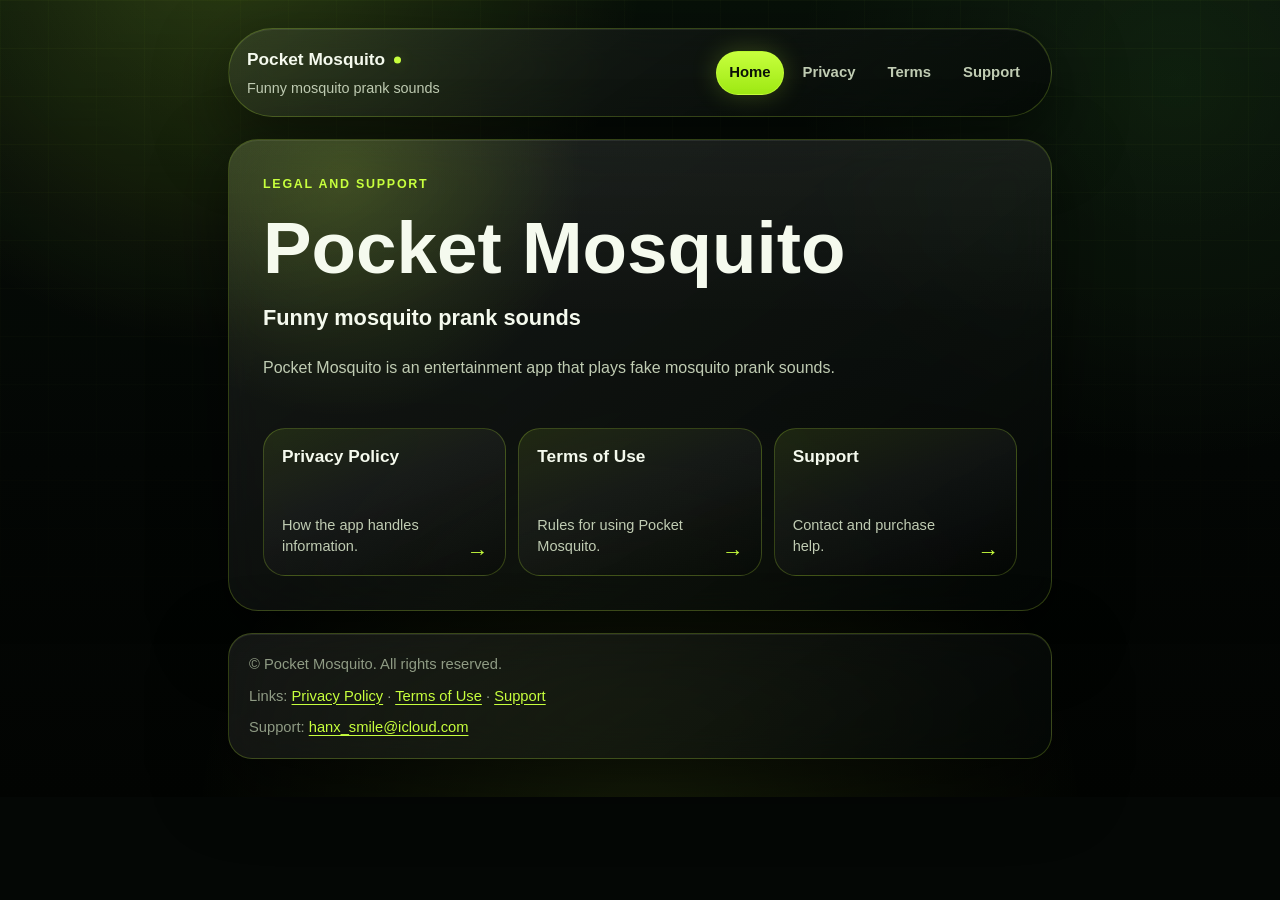
<file: index.html>
<!doctype html>
<html lang="en">
<head>
  <meta charset="utf-8">
  <meta name="viewport" content="width=device-width, initial-scale=1">
  <title>Pocket Mosquito</title>
  <meta name="description" content="Pocket Mosquito legal and support pages.">
  <link rel="stylesheet" href="./styles.css">
</head>
<body>
  <div class="page-shell">
    <header class="site-header">
      <a class="brand" href="./index.html" aria-label="Pocket Mosquito home">
        <span class="brand-title">Pocket Mosquito</span>
        <span class="brand-subtitle">Funny mosquito prank sounds</span>
      </a>
      <nav class="site-nav" aria-label="Main navigation">
        <a href="./index.html" aria-current="page">Home</a>
        <a href="./privacy.html">Privacy</a>
        <a href="./terms.html">Terms</a>
        <a href="./support.html">Support</a>
      </nav>
    </header>

    <main>
      <section class="card hero-card">
        <p class="eyebrow">Legal and Support</p>
        <h1>Pocket Mosquito</h1>
        <p class="subtitle">Funny mosquito prank sounds</p>
        <p>Pocket Mosquito is an entertainment app that plays fake mosquito prank sounds.</p>

        <div class="link-grid" aria-label="Legal and support links">
          <a class="link-card" href="./privacy.html">
            <span>Privacy Policy</span>
            <small>How the app handles information.</small>
          </a>
          <a class="link-card" href="./terms.html">
            <span>Terms of Use</span>
            <small>Rules for using Pocket Mosquito.</small>
          </a>
          <a class="link-card" href="./support.html">
            <span>Support</span>
            <small>Contact and purchase help.</small>
          </a>
        </div>
      </section>
    </main>

    <footer class="site-footer">
      <p>© Pocket Mosquito. All rights reserved.</p>
      <p>Links: <a href="./privacy.html">Privacy Policy</a> · <a href="./terms.html">Terms of Use</a> · <a href="./support.html">Support</a></p>
      <p>Support: <a href="mailto:hanx_smile@icloud.com">hanx_smile@icloud.com</a></p>
    </footer>
  </div>
</body>
</html>
</file>
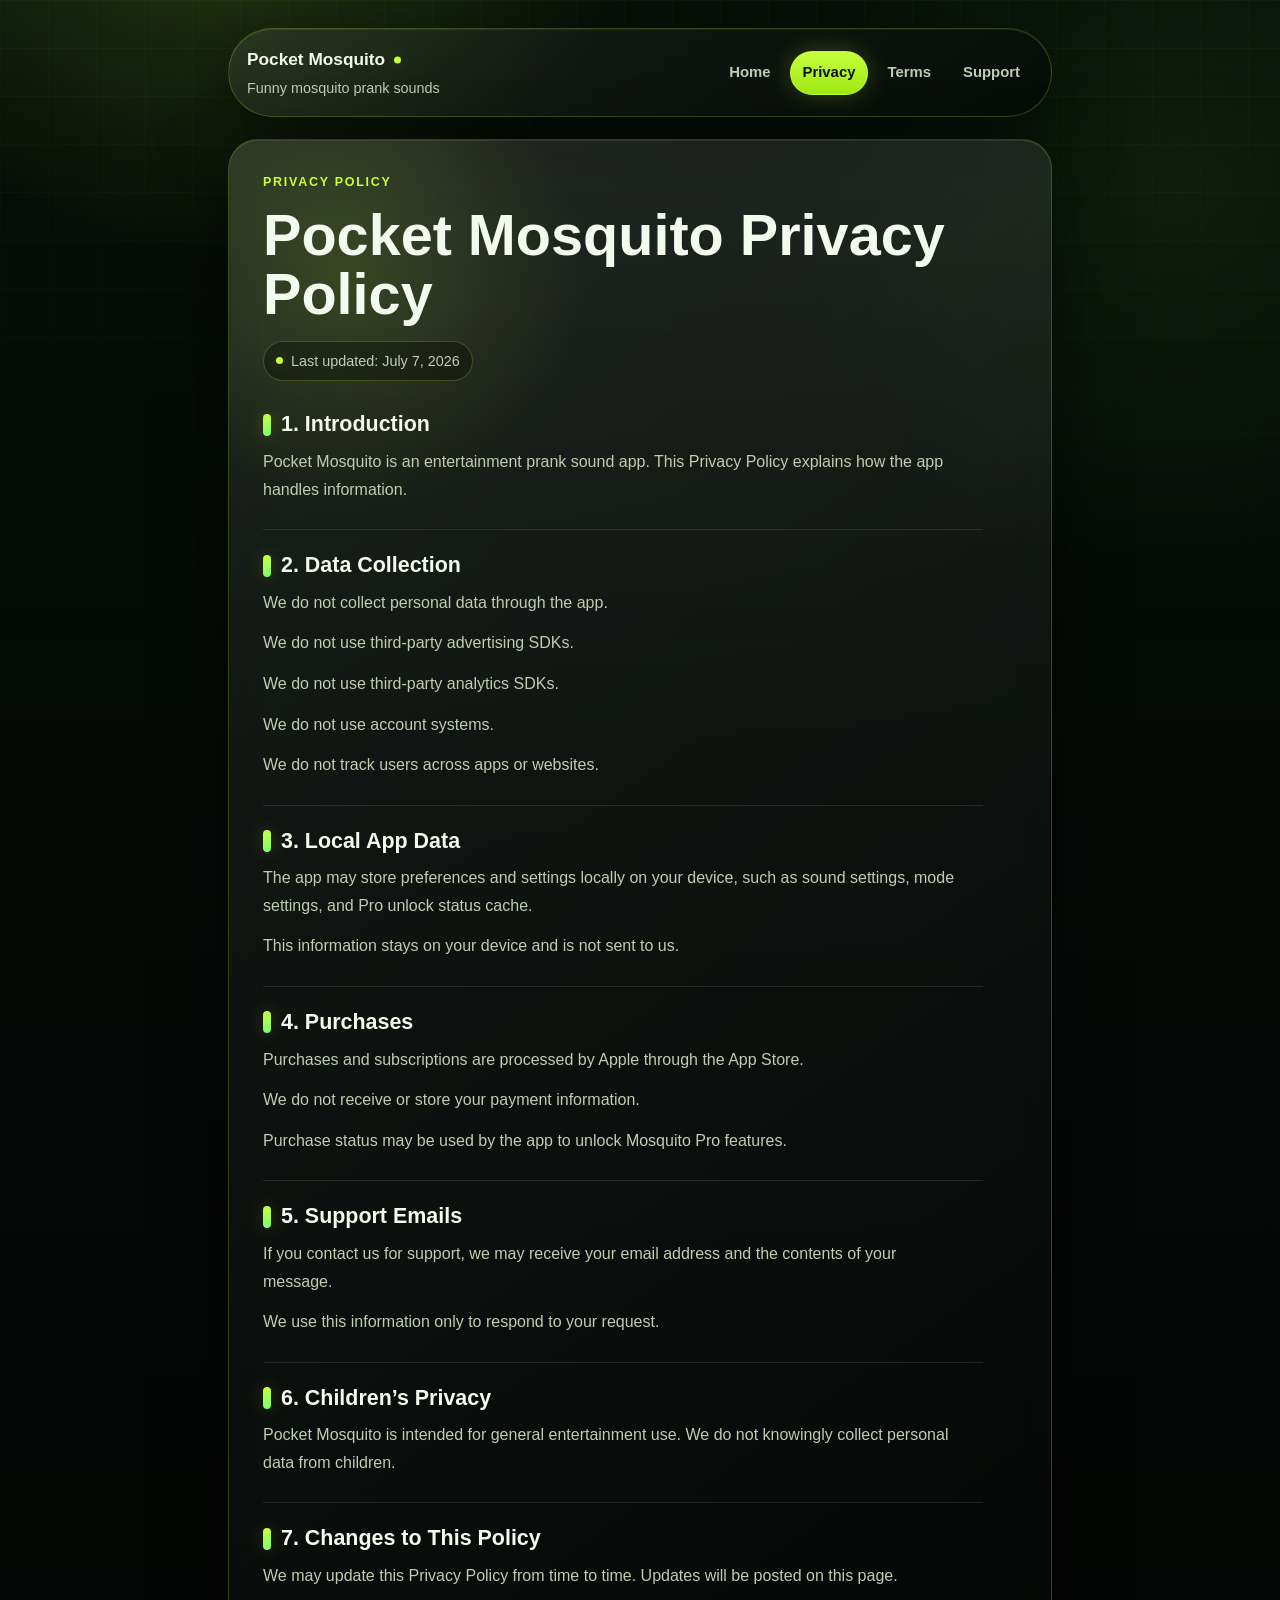
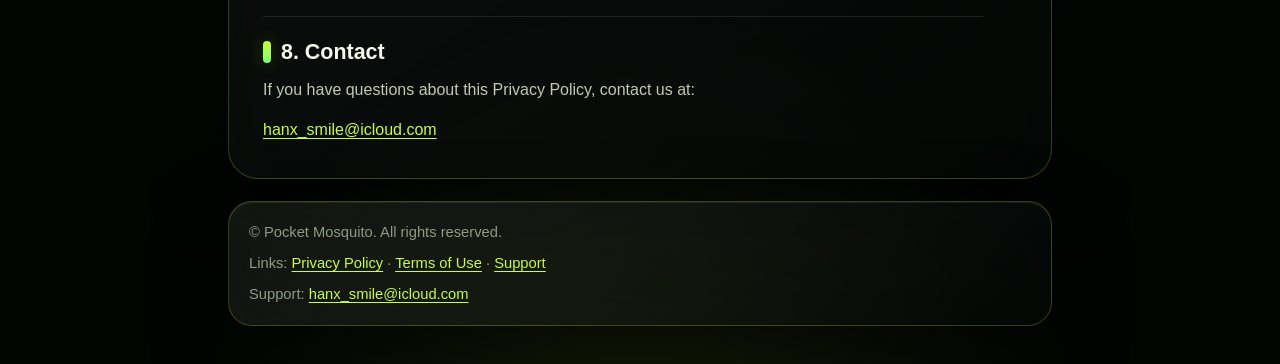
<file: privacy.html>
<!doctype html>
<html lang="en">
<head>
  <meta charset="utf-8">
  <meta name="viewport" content="width=device-width, initial-scale=1">
  <title>Pocket Mosquito Privacy Policy</title>
  <meta name="description" content="Privacy Policy for Pocket Mosquito.">
  <link rel="stylesheet" href="./styles.css">
</head>
<body>
  <div class="page-shell">
    <header class="site-header">
      <a class="brand" href="./index.html" aria-label="Pocket Mosquito home">
        <span class="brand-title">Pocket Mosquito</span>
        <span class="brand-subtitle">Funny mosquito prank sounds</span>
      </a>
      <nav class="site-nav" aria-label="Main navigation">
        <a href="./index.html">Home</a>
        <a href="./privacy.html" aria-current="page">Privacy</a>
        <a href="./terms.html">Terms</a>
        <a href="./support.html">Support</a>
      </nav>
    </header>

    <main>
      <article class="card document-card">
        <p class="eyebrow">Privacy Policy</p>
        <h1>Pocket Mosquito Privacy Policy</h1>
        <p class="updated">Last updated: July 7, 2026</p>

        <section>
          <h2>1. Introduction</h2>
          <p>Pocket Mosquito is an entertainment prank sound app. This Privacy Policy explains how the app handles information.</p>
        </section>

        <section>
          <h2>2. Data Collection</h2>
          <p>We do not collect personal data through the app.</p>
          <p>We do not use third-party advertising SDKs.</p>
          <p>We do not use third-party analytics SDKs.</p>
          <p>We do not use account systems.</p>
          <p>We do not track users across apps or websites.</p>
        </section>

        <section>
          <h2>3. Local App Data</h2>
          <p>The app may store preferences and settings locally on your device, such as sound settings, mode settings, and Pro unlock status cache.</p>
          <p>This information stays on your device and is not sent to us.</p>
        </section>

        <section>
          <h2>4. Purchases</h2>
          <p>Purchases and subscriptions are processed by Apple through the App Store.</p>
          <p>We do not receive or store your payment information.</p>
          <p>Purchase status may be used by the app to unlock Mosquito Pro features.</p>
        </section>

        <section>
          <h2>5. Support Emails</h2>
          <p>If you contact us for support, we may receive your email address and the contents of your message.</p>
          <p>We use this information only to respond to your request.</p>
        </section>

        <section>
          <h2>6. Children’s Privacy</h2>
          <p>Pocket Mosquito is intended for general entertainment use. We do not knowingly collect personal data from children.</p>
        </section>

        <section>
          <h2>7. Changes to This Policy</h2>
          <p>We may update this Privacy Policy from time to time. Updates will be posted on this page.</p>
        </section>

        <section>
          <h2>8. Contact</h2>
          <p>If you have questions about this Privacy Policy, contact us at:</p>
          <p><a href="mailto:hanx_smile@icloud.com">hanx_smile@icloud.com</a></p>
        </section>
      </article>
    </main>

    <footer class="site-footer">
      <p>© Pocket Mosquito. All rights reserved.</p>
      <p>Links: <a href="./privacy.html">Privacy Policy</a> · <a href="./terms.html">Terms of Use</a> · <a href="./support.html">Support</a></p>
      <p>Support: <a href="mailto:hanx_smile@icloud.com">hanx_smile@icloud.com</a></p>
    </footer>
  </div>
</body>
</html>
</file>
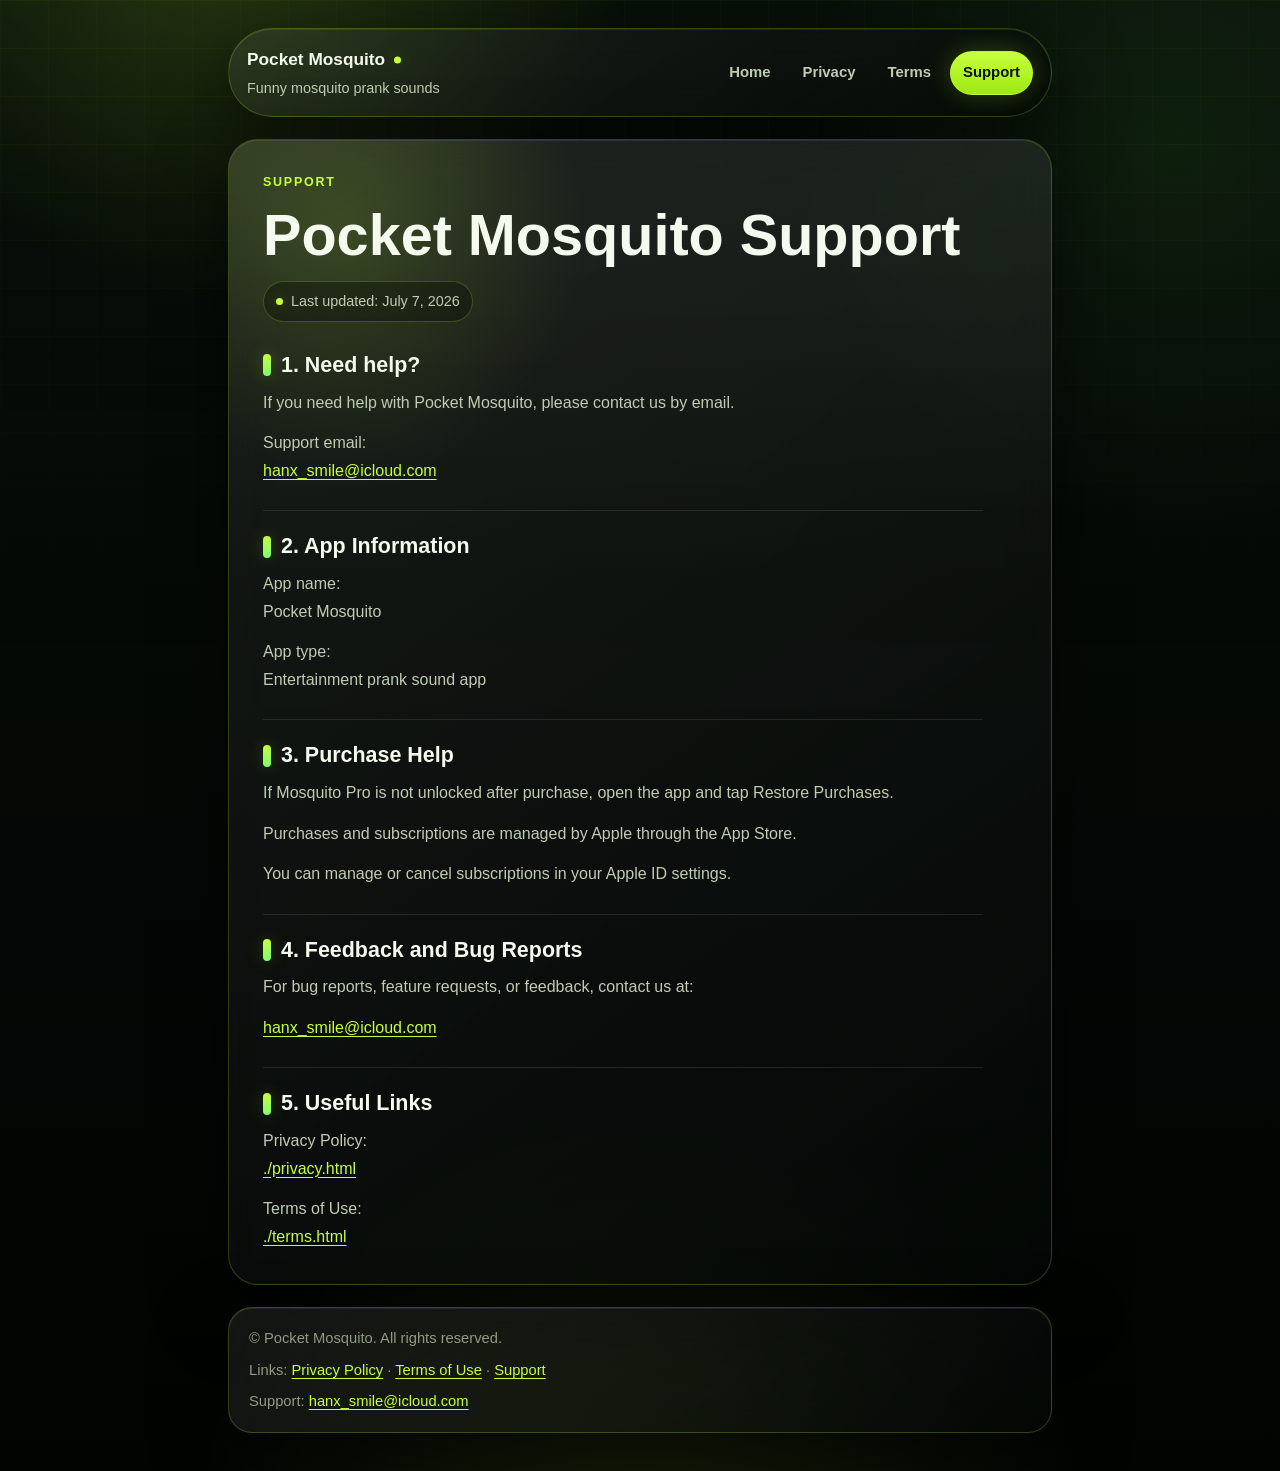
<file: support.html>
<!doctype html>
<html lang="en">
<head>
  <meta charset="utf-8">
  <meta name="viewport" content="width=device-width, initial-scale=1">
  <title>Pocket Mosquito Support</title>
  <meta name="description" content="Support page for Pocket Mosquito.">
  <link rel="stylesheet" href="./styles.css">
</head>
<body>
  <div class="page-shell">
    <header class="site-header">
      <a class="brand" href="./index.html" aria-label="Pocket Mosquito home">
        <span class="brand-title">Pocket Mosquito</span>
        <span class="brand-subtitle">Funny mosquito prank sounds</span>
      </a>
      <nav class="site-nav" aria-label="Main navigation">
        <a href="./index.html">Home</a>
        <a href="./privacy.html">Privacy</a>
        <a href="./terms.html">Terms</a>
        <a href="./support.html" aria-current="page">Support</a>
      </nav>
    </header>

    <main>
      <article class="card document-card">
        <p class="eyebrow">Support</p>
        <h1>Pocket Mosquito Support</h1>
        <p class="updated">Last updated: July 7, 2026</p>

        <section>
          <h2>1. Need help?</h2>
          <p>If you need help with Pocket Mosquito, please contact us by email.</p>
          <p>Support email:<br><a href="mailto:hanx_smile@icloud.com">hanx_smile@icloud.com</a></p>
        </section>

        <section>
          <h2>2. App Information</h2>
          <p>App name:<br>Pocket Mosquito</p>
          <p>App type:<br>Entertainment prank sound app</p>
        </section>

        <section>
          <h2>3. Purchase Help</h2>
          <p>If Mosquito Pro is not unlocked after purchase, open the app and tap Restore Purchases.</p>
          <p>Purchases and subscriptions are managed by Apple through the App Store.</p>
          <p>You can manage or cancel subscriptions in your Apple ID settings.</p>
        </section>

        <section>
          <h2>4. Feedback and Bug Reports</h2>
          <p>For bug reports, feature requests, or feedback, contact us at:</p>
          <p><a href="mailto:hanx_smile@icloud.com">hanx_smile@icloud.com</a></p>
        </section>

        <section>
          <h2>5. Useful Links</h2>
          <p>Privacy Policy:<br><a href="./privacy.html">./privacy.html</a></p>
          <p>Terms of Use:<br><a href="./terms.html">./terms.html</a></p>
        </section>
      </article>
    </main>

    <footer class="site-footer">
      <p>© Pocket Mosquito. All rights reserved.</p>
      <p>Links: <a href="./privacy.html">Privacy Policy</a> · <a href="./terms.html">Terms of Use</a> · <a href="./support.html">Support</a></p>
      <p>Support: <a href="mailto:hanx_smile@icloud.com">hanx_smile@icloud.com</a></p>
    </footer>
  </div>
</body>
</html>
</file>
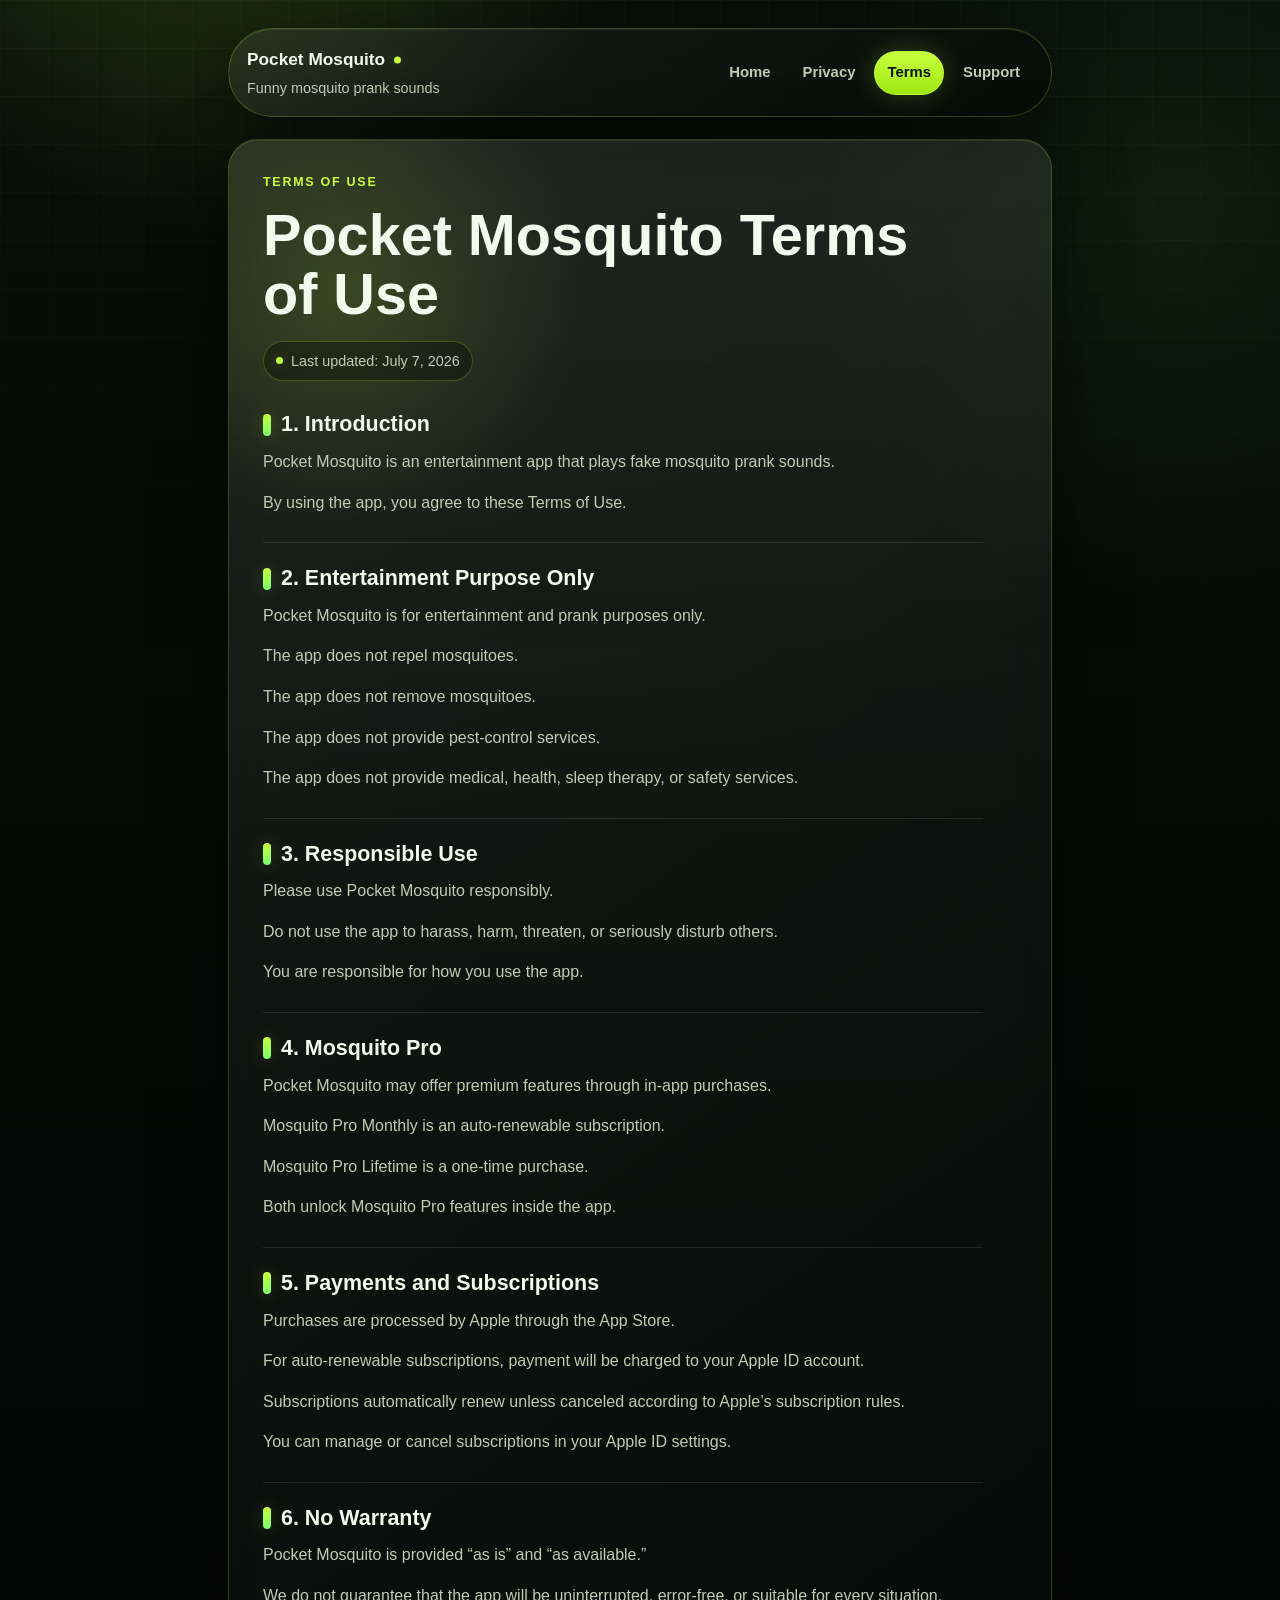
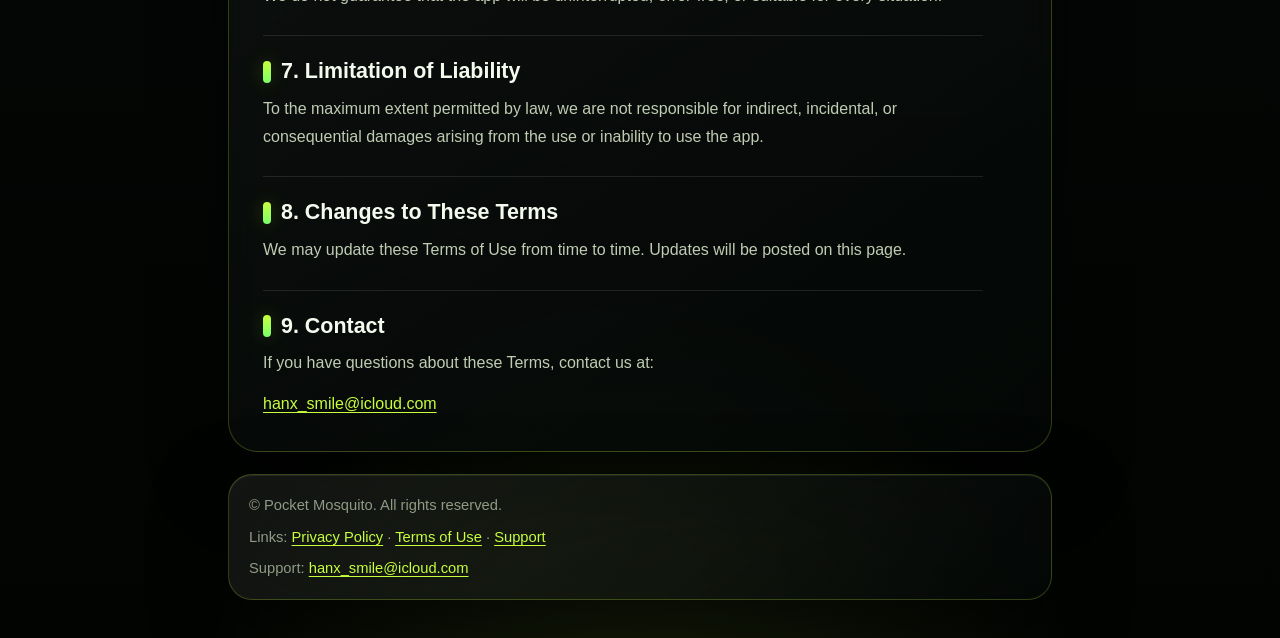
<file: terms.html>
<!doctype html>
<html lang="en">
<head>
  <meta charset="utf-8">
  <meta name="viewport" content="width=device-width, initial-scale=1">
  <title>Pocket Mosquito Terms of Use</title>
  <meta name="description" content="Terms of Use for Pocket Mosquito.">
  <link rel="stylesheet" href="./styles.css">
</head>
<body>
  <div class="page-shell">
    <header class="site-header">
      <a class="brand" href="./index.html" aria-label="Pocket Mosquito home">
        <span class="brand-title">Pocket Mosquito</span>
        <span class="brand-subtitle">Funny mosquito prank sounds</span>
      </a>
      <nav class="site-nav" aria-label="Main navigation">
        <a href="./index.html">Home</a>
        <a href="./privacy.html">Privacy</a>
        <a href="./terms.html" aria-current="page">Terms</a>
        <a href="./support.html">Support</a>
      </nav>
    </header>

    <main>
      <article class="card document-card">
        <p class="eyebrow">Terms of Use</p>
        <h1>Pocket Mosquito Terms of Use</h1>
        <p class="updated">Last updated: July 7, 2026</p>

        <section>
          <h2>1. Introduction</h2>
          <p>Pocket Mosquito is an entertainment app that plays fake mosquito prank sounds.</p>
          <p>By using the app, you agree to these Terms of Use.</p>
        </section>

        <section>
          <h2>2. Entertainment Purpose Only</h2>
          <p>Pocket Mosquito is for entertainment and prank purposes only.</p>
          <p>The app does not repel mosquitoes.</p>
          <p>The app does not remove mosquitoes.</p>
          <p>The app does not provide pest-control services.</p>
          <p>The app does not provide medical, health, sleep therapy, or safety services.</p>
        </section>

        <section>
          <h2>3. Responsible Use</h2>
          <p>Please use Pocket Mosquito responsibly.</p>
          <p>Do not use the app to harass, harm, threaten, or seriously disturb others.</p>
          <p>You are responsible for how you use the app.</p>
        </section>

        <section>
          <h2>4. Mosquito Pro</h2>
          <p>Pocket Mosquito may offer premium features through in-app purchases.</p>
          <p>Mosquito Pro Monthly is an auto-renewable subscription.</p>
          <p>Mosquito Pro Lifetime is a one-time purchase.</p>
          <p>Both unlock Mosquito Pro features inside the app.</p>
        </section>

        <section>
          <h2>5. Payments and Subscriptions</h2>
          <p>Purchases are processed by Apple through the App Store.</p>
          <p>For auto-renewable subscriptions, payment will be charged to your Apple ID account.</p>
          <p>Subscriptions automatically renew unless canceled according to Apple’s subscription rules.</p>
          <p>You can manage or cancel subscriptions in your Apple ID settings.</p>
        </section>

        <section>
          <h2>6. No Warranty</h2>
          <p>Pocket Mosquito is provided “as is” and “as available.”</p>
          <p>We do not guarantee that the app will be uninterrupted, error-free, or suitable for every situation.</p>
        </section>

        <section>
          <h2>7. Limitation of Liability</h2>
          <p>To the maximum extent permitted by law, we are not responsible for indirect, incidental, or consequential damages arising from the use or inability to use the app.</p>
        </section>

        <section>
          <h2>8. Changes to These Terms</h2>
          <p>We may update these Terms of Use from time to time. Updates will be posted on this page.</p>
        </section>

        <section>
          <h2>9. Contact</h2>
          <p>If you have questions about these Terms, contact us at:</p>
          <p><a href="mailto:hanx_smile@icloud.com">hanx_smile@icloud.com</a></p>
        </section>
      </article>
    </main>

    <footer class="site-footer">
      <p>© Pocket Mosquito. All rights reserved.</p>
      <p>Links: <a href="./privacy.html">Privacy Policy</a> · <a href="./terms.html">Terms of Use</a> · <a href="./support.html">Support</a></p>
      <p>Support: <a href="mailto:hanx_smile@icloud.com">hanx_smile@icloud.com</a></p>
    </footer>
  </div>
</body>
</html>
</file>
<file: styles.css>
:root {
  --background: #040705;
  --background-soft: #071008;
  --surface: rgba(9, 17, 12, 0.76);
  --surface-strong: rgba(14, 24, 17, 0.88);
  --surface-soft: rgba(255, 255, 255, 0.055);
  --text-primary: #f5faee;
  --text-secondary: #c0ccb3;
  --text-muted: #8f9b84;
  --accent: #c7ff3d;
  --accent-2: #7cff6b;
  --accent-soft: rgba(199, 255, 61, 0.13);
  --accent-glow: rgba(199, 255, 61, 0.24);
  --border: rgba(199, 255, 61, 0.22);
  --border-soft: rgba(255, 255, 255, 0.10);
  --shadow: rgba(0, 0, 0, 0.52);
  --max-width: 860px;
  --radius-large: 30px;
  --radius-medium: 22px;
}

* {
  box-sizing: border-box;
}

html {
  min-height: 100%;
  background: var(--background);
}

body {
  min-height: 100%;
  margin: 0;
  color: var(--text-primary);
  background:
    radial-gradient(circle at 18% -8%, rgba(199, 255, 61, 0.20), transparent 26rem),
    radial-gradient(circle at 92% 10%, rgba(124, 255, 107, 0.08), transparent 24rem),
    radial-gradient(circle at 50% 105%, rgba(199, 255, 61, 0.10), transparent 28rem),
    linear-gradient(180deg, #081109 0%, var(--background) 58%, #020402 100%);
  font-family: -apple-system, BlinkMacSystemFont, "Segoe UI", sans-serif;
  font-size: 16px;
  line-height: 1.72;
  text-rendering: optimizeLegibility;
  -webkit-font-smoothing: antialiased;
}

body::before {
  content: "";
  position: fixed;
  inset: 0;
  pointer-events: none;
  background:
    linear-gradient(rgba(199, 255, 61, 0.035) 1px, transparent 1px),
    linear-gradient(90deg, rgba(199, 255, 61, 0.025) 1px, transparent 1px),
    linear-gradient(180deg, rgba(0, 0, 0, 0.06), rgba(0, 0, 0, 0.52));
  background-size: 48px 48px, 48px 48px, 100% 100%;
  -webkit-mask-image: linear-gradient(180deg, rgba(0, 0, 0, 0.85), transparent 72%);
  mask-image: linear-gradient(180deg, rgba(0, 0, 0, 0.85), transparent 72%);
}

.page-shell {
  position: relative;
  width: min(100%, var(--max-width));
  margin: 0 auto;
  padding: 28px 18px 38px;
}

.site-header,
.site-footer,
.card {
  border: 1px solid var(--border);
  background: linear-gradient(145deg, rgba(255, 255, 255, 0.075), rgba(4, 8, 6, 0.78));
  box-shadow: 0 24px 70px var(--shadow), inset 0 1px 0 rgba(255, 255, 255, 0.08);
  backdrop-filter: blur(20px);
  -webkit-backdrop-filter: blur(20px);
}

.site-header {
  display: flex;
  align-items: center;
  justify-content: space-between;
  gap: 18px;
  padding: 16px 18px;
  border-radius: 999px;
}

.brand {
  display: grid;
  gap: 1px;
  min-width: 210px;
  color: var(--text-primary);
  text-decoration: none;
}

.brand-title {
  position: relative;
  width: fit-content;
  font-size: 1.08rem;
  font-weight: 850;
  letter-spacing: 0;
}

.brand-title::after {
  content: "";
  position: absolute;
  left: calc(100% + 9px);
  top: 50%;
  width: 7px;
  height: 7px;
  border-radius: 50%;
  background: var(--accent);
  box-shadow: 0 0 16px var(--accent-glow);
  transform: translateY(-50%);
}

.brand-subtitle {
  color: var(--text-secondary);
  font-size: 0.9rem;
}

.site-nav {
  display: flex;
  flex-wrap: wrap;
  justify-content: flex-end;
  gap: 6px;
}

.site-nav a,
.link-card,
a {
  color: var(--accent);
}

.site-nav a {
  min-height: 38px;
  display: inline-flex;
  align-items: center;
  padding: 8px 12px;
  border: 1px solid transparent;
  border-radius: 999px;
  color: var(--text-secondary);
  text-decoration: none;
  font-size: 0.93rem;
  font-weight: 750;
}

.site-nav a:hover,
.site-nav a:focus-visible,
.site-nav a[aria-current="page"] {
  color: #0b1208;
  border-color: rgba(199, 255, 61, 0.70);
  background: linear-gradient(180deg, var(--accent), #9fea14);
  box-shadow: 0 0 26px rgba(199, 255, 61, 0.22);
  outline: none;
}

main {
  padding: 22px 0;
}

.card {
  position: relative;
  overflow: hidden;
  border-radius: var(--radius-large);
  padding: 34px;
}

.card::before {
  content: "";
  position: absolute;
  inset: 0;
  pointer-events: none;
  background:
    radial-gradient(circle at 14% 8%, rgba(199, 255, 61, 0.16), transparent 15rem),
    linear-gradient(180deg, rgba(255, 255, 255, 0.04), transparent 38%);
}

.card > * {
  position: relative;
}

.hero-card {
  min-height: 420px;
  display: grid;
  align-content: center;
  gap: 4px;
}

.document-card {
  padding-top: 32px;
}

.document-card section + section {
  margin-top: 26px;
  padding-top: 22px;
  border-top: 1px solid var(--border-soft);
}

.document-card section {
  max-width: 720px;
}

.eyebrow {
  margin: 0 0 12px;
  color: var(--accent);
  font-size: 0.78rem;
  font-weight: 850;
  letter-spacing: 0.14em;
  text-transform: uppercase;
}

h1,
h2,
p {
  margin-top: 0;
}

h1 {
  max-width: 760px;
  margin-bottom: 12px;
  color: var(--text-primary);
  font-size: clamp(2.3rem, 7vw, 4.55rem);
  line-height: 0.98;
  letter-spacing: 0;
}

.document-card h1 {
  max-width: 700px;
  font-size: clamp(2.05rem, 5.6vw, 3.6rem);
  line-height: 1.03;
}

h2 {
  display: flex;
  align-items: center;
  gap: 10px;
  margin-bottom: 10px;
  color: var(--text-primary);
  font-size: clamp(1.08rem, 3vw, 1.34rem);
  line-height: 1.25;
  letter-spacing: 0;
}

h2::before {
  content: "";
  width: 8px;
  height: 22px;
  flex: 0 0 auto;
  border-radius: 999px;
  background: linear-gradient(180deg, var(--accent), var(--accent-2));
  box-shadow: 0 0 18px rgba(199, 255, 61, 0.22);
}

p {
  max-width: 700px;
  color: var(--text-secondary);
  margin-bottom: 13px;
}

p:last-child {
  margin-bottom: 0;
}

.subtitle {
  max-width: 620px;
  color: var(--text-primary);
  font-size: clamp(1.08rem, 3vw, 1.36rem);
  font-weight: 760;
}

.updated {
  display: inline-flex;
  align-items: center;
  gap: 8px;
  margin: 4px 0 30px;
  padding: 7px 12px;
  border: 1px solid var(--border);
  border-radius: 999px;
  color: var(--text-secondary);
  background: rgba(0, 0, 0, 0.30);
  font-size: 0.9rem;
}

.updated::before {
  content: "";
  width: 7px;
  height: 7px;
  border-radius: 50%;
  background: var(--accent);
  box-shadow: 0 0 14px var(--accent-glow);
}

.link-grid {
  display: grid;
  grid-template-columns: repeat(3, 1fr);
  gap: 12px;
  margin-top: 30px;
}

.link-card {
  position: relative;
  display: grid;
  align-content: space-between;
  gap: 10px;
  min-height: 148px;
  padding: 18px;
  border: 1px solid var(--border);
  border-radius: var(--radius-medium);
  background: linear-gradient(160deg, rgba(199, 255, 61, 0.10), rgba(255, 255, 255, 0.045) 42%, rgba(0, 0, 0, 0.22));
  text-decoration: none;
  transition: transform 160ms ease, border-color 160ms ease, box-shadow 160ms ease, background 160ms ease;
}

.link-card::after {
  content: "→";
  position: absolute;
  right: 17px;
  bottom: 13px;
  color: var(--accent);
  font-size: 1.35rem;
  line-height: 1;
}

.link-card span {
  max-width: 8rem;
  color: var(--text-primary);
  font-size: 1.08rem;
  font-weight: 850;
  line-height: 1.15;
}

.link-card small {
  max-width: 10.5rem;
  color: var(--text-secondary);
  font-size: 0.91rem;
  line-height: 1.45;
}

.link-card:hover,
.link-card:focus-visible {
  transform: translateY(-2px);
  border-color: rgba(199, 255, 61, 0.62);
  box-shadow: 0 0 30px rgba(199, 255, 61, 0.16), 0 18px 44px rgba(0, 0, 0, 0.35);
  outline: none;
}

a {
  text-underline-offset: 0.18em;
}

a:hover,
a:focus-visible {
  color: #dfff81;
}

.site-footer {
  display: grid;
  gap: 6px;
  padding: 18px 20px;
  border-radius: 24px;
  color: var(--text-muted);
  font-size: 0.92rem;
}

.site-footer p {
  margin: 0;
  color: var(--text-muted);
}

@media (max-width: 720px) {
  .page-shell {
    padding: 16px 13px 28px;
  }

  .site-header {
    align-items: flex-start;
    flex-direction: column;
    padding: 15px;
    border-radius: 24px;
  }

  .brand {
    min-width: 0;
  }

  .site-nav {
    justify-content: flex-start;
    width: 100%;
  }

  .site-nav a {
    min-height: 36px;
    padding-inline: 10px;
  }

  main {
    padding: 16px 0;
  }

  .card {
    border-radius: 24px;
    padding: 23px;
  }

  .hero-card {
    min-height: auto;
  }

  .link-grid {
    grid-template-columns: 1fr;
    gap: 10px;
  }

  .link-card {
    min-height: 112px;
  }
}

@media (max-width: 390px) {
  body {
    font-size: 15px;
  }

  .site-nav a {
    font-size: 0.9rem;
  }
}

@media (prefers-reduced-motion: reduce) {
  *,
  *::before,
  *::after {
    scroll-behavior: auto !important;
    transition: none !important;
  }
}
</file>
